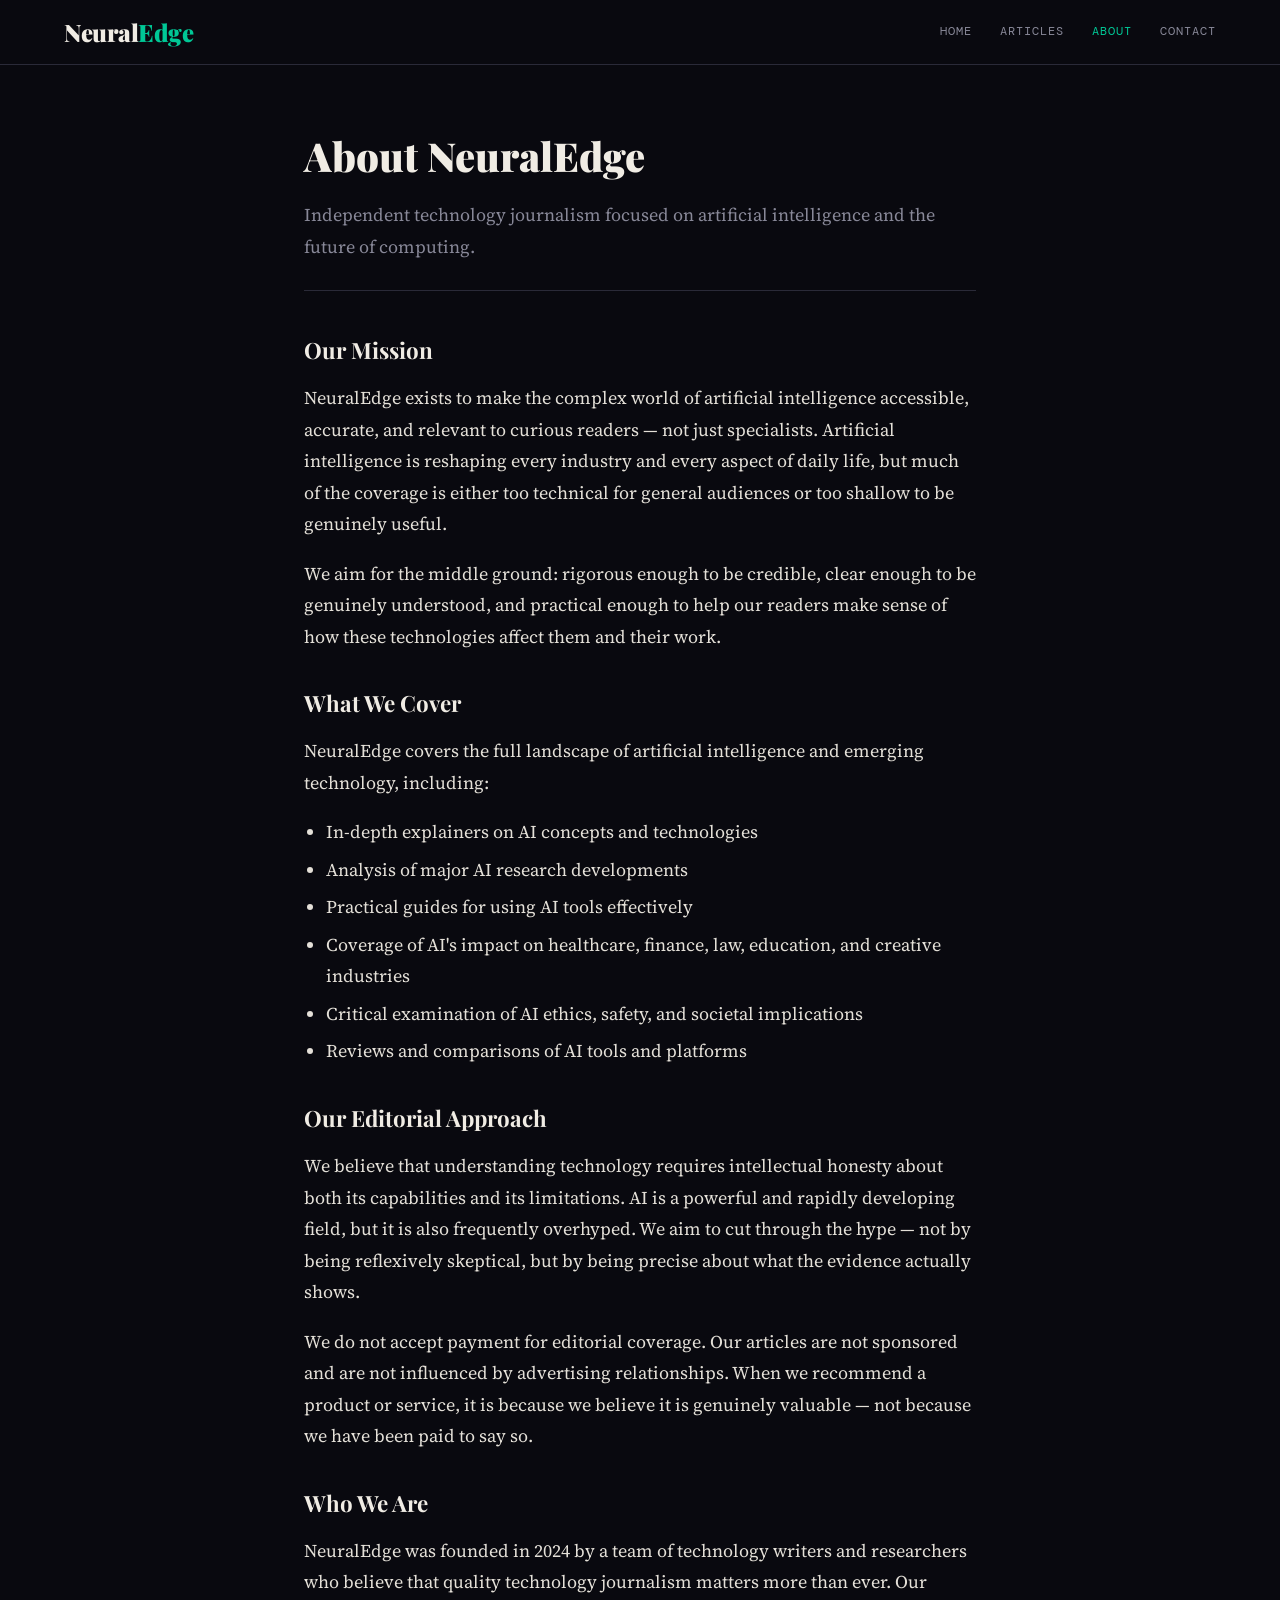
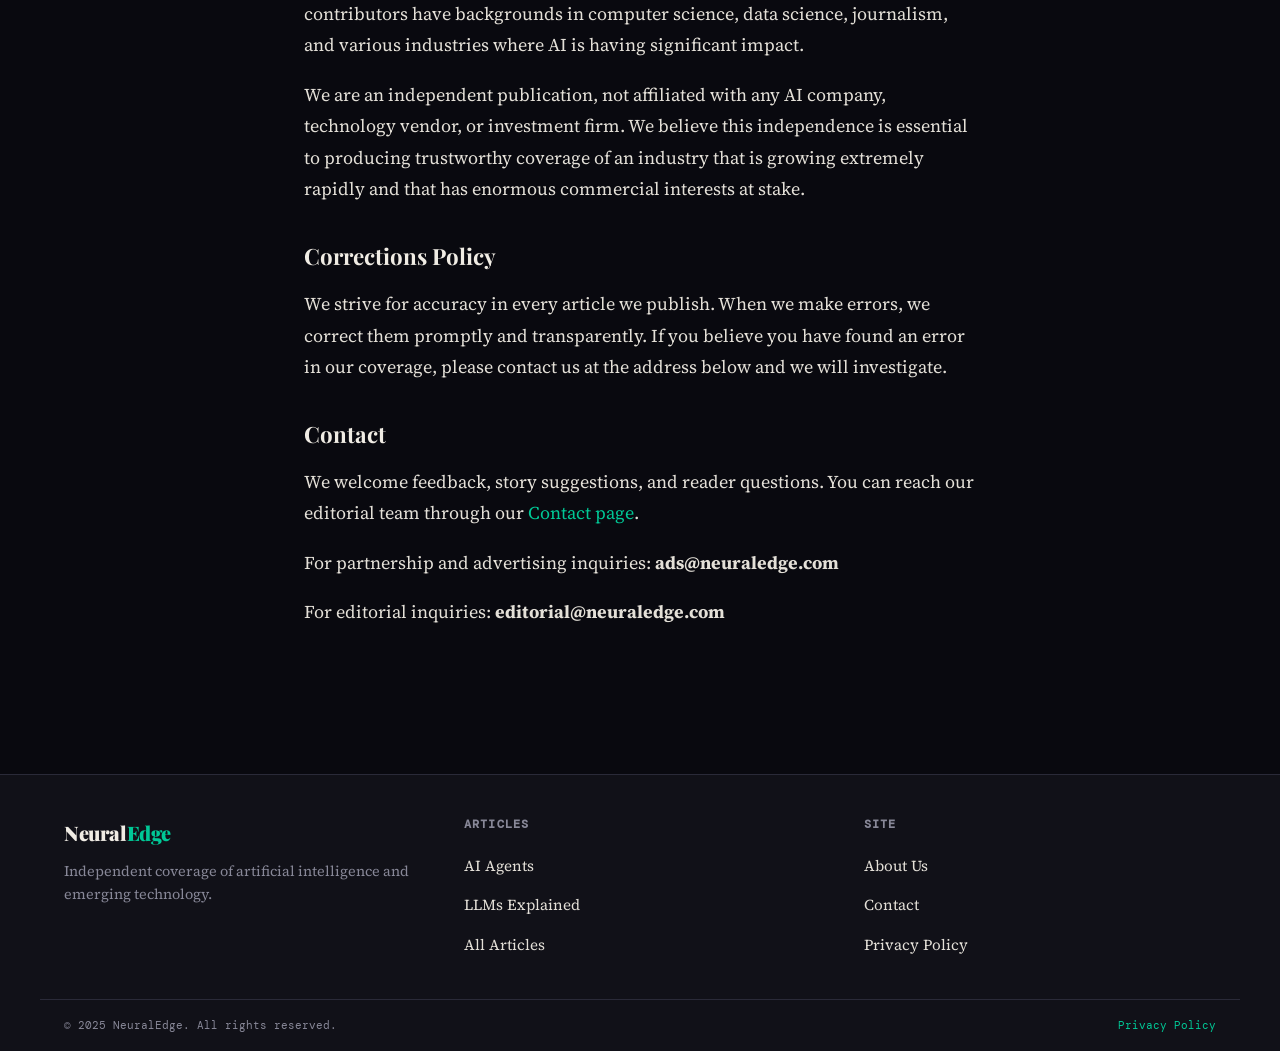
<file: about.html>
<!DOCTYPE html>
<html lang="en">
<head>
  <meta charset="UTF-8" />
  <meta name="viewport" content="width=device-width, initial-scale=1.0" />
  <title>About Us — NeuralEdge</title>
  <meta name="description" content="NeuralEdge is an independent technology publication focused on artificial intelligence, machine learning, and the future of computing. Learn about our mission and editorial approach." />
  <link rel="stylesheet" href="style.css" />
</head>
<body>
<header>
  <div class="header-inner">
    <a class="logo" href="index.html">Neural<span>Edge</span></a>
    <nav>
      <a href="index.html">Home</a>
      <a href="articles.html">Articles</a>
      <a href="about.html" class="active">About</a>
      <a href="contact.html">Contact</a>
    </nav>
  </div>
</header>
<main>
  <div class="page-content">
    <h1>About NeuralEdge</h1>
    <p class="subtitle">Independent technology journalism focused on artificial intelligence and the future of computing.</p>

    <h2>Our Mission</h2>
    <p>NeuralEdge exists to make the complex world of artificial intelligence accessible, accurate, and relevant to curious readers — not just specialists. Artificial intelligence is reshaping every industry and every aspect of daily life, but much of the coverage is either too technical for general audiences or too shallow to be genuinely useful.</p>
    <p>We aim for the middle ground: rigorous enough to be credible, clear enough to be genuinely understood, and practical enough to help our readers make sense of how these technologies affect them and their work.</p>

    <h2>What We Cover</h2>
    <p>NeuralEdge covers the full landscape of artificial intelligence and emerging technology, including:</p>
    <ul>
      <li>In-depth explainers on AI concepts and technologies</li>
      <li>Analysis of major AI research developments</li>
      <li>Practical guides for using AI tools effectively</li>
      <li>Coverage of AI's impact on healthcare, finance, law, education, and creative industries</li>
      <li>Critical examination of AI ethics, safety, and societal implications</li>
      <li>Reviews and comparisons of AI tools and platforms</li>
    </ul>

    <h2>Our Editorial Approach</h2>
    <p>We believe that understanding technology requires intellectual honesty about both its capabilities and its limitations. AI is a powerful and rapidly developing field, but it is also frequently overhyped. We aim to cut through the hype — not by being reflexively skeptical, but by being precise about what the evidence actually shows.</p>
    <p>We do not accept payment for editorial coverage. Our articles are not sponsored and are not influenced by advertising relationships. When we recommend a product or service, it is because we believe it is genuinely valuable — not because we have been paid to say so.</p>

    <h2>Who We Are</h2>
    <p>NeuralEdge was founded in 2024 by a team of technology writers and researchers who believe that quality technology journalism matters more than ever. Our contributors have backgrounds in computer science, data science, journalism, and various industries where AI is having significant impact.</p>
    <p>We are an independent publication, not affiliated with any AI company, technology vendor, or investment firm. We believe this independence is essential to producing trustworthy coverage of an industry that is growing extremely rapidly and that has enormous commercial interests at stake.</p>

    <h2>Corrections Policy</h2>
    <p>We strive for accuracy in every article we publish. When we make errors, we correct them promptly and transparently. If you believe you have found an error in our coverage, please contact us at the address below and we will investigate.</p>

    <h2>Contact</h2>
    <p>We welcome feedback, story suggestions, and reader questions. You can reach our editorial team through our <a href="contact.html">Contact page</a>.</p>
    <p>For partnership and advertising inquiries: <strong>ads@neuraledge.com</strong></p>
    <p>For editorial inquiries: <strong>editorial@neuraledge.com</strong></p>
  </div>
</main>
<footer>
  <div class="footer-inner">
    <div class="footer-brand">
      <a class="logo" href="index.html">Neural<span>Edge</span></a>
      <p>Independent coverage of artificial intelligence and emerging technology.</p>
    </div>
    <div class="footer-col">
      <h4>Articles</h4>
      <ul>
        <li><a href="article-1.html">AI Agents</a></li>
        <li><a href="article-2.html">LLMs Explained</a></li>
        <li><a href="articles.html">All Articles</a></li>
      </ul>
    </div>
    <div class="footer-col">
      <h4>Site</h4>
      <ul>
        <li><a href="about.html">About Us</a></li>
        <li><a href="contact.html">Contact</a></li>
        <li><a href="privacy-policy.html">Privacy Policy</a></li>
      </ul>
    </div>
  </div>
  <div class="footer-bottom">
    <span>© 2025 NeuralEdge. All rights reserved.</span>
    <span><a href="privacy-policy.html">Privacy Policy</a></span>
  </div>
</footer>
</body>
</html>
</file>
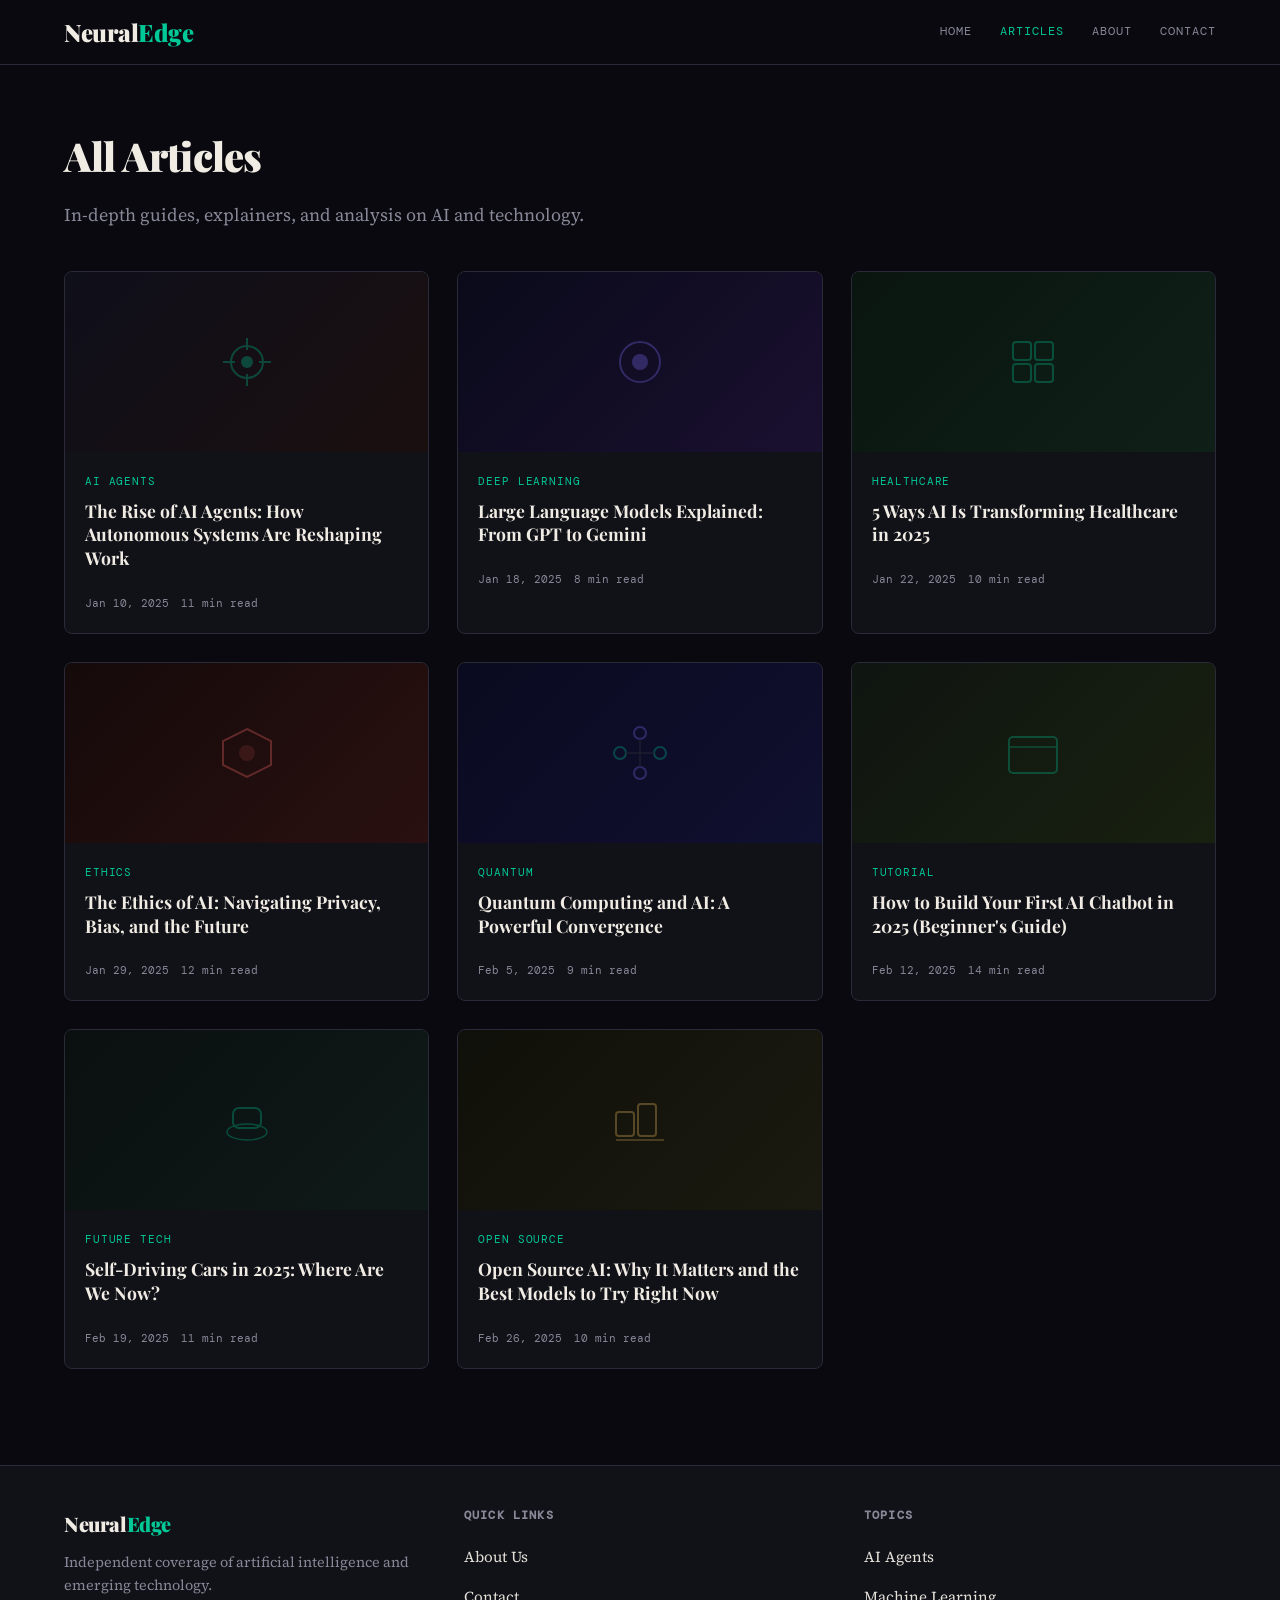
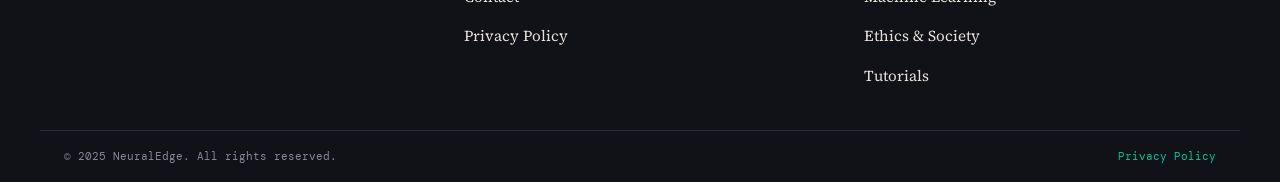
<file: articles.html>
<!DOCTYPE html>
<html lang="en">
<head>
  <meta charset="UTF-8" />
  <meta name="viewport" content="width=device-width, initial-scale=1.0" />
  <title>All Articles — NeuralEdge</title>
  <meta name="description" content="Browse all NeuralEdge articles on artificial intelligence, machine learning, and emerging technology." />
  <link rel="stylesheet" href="style.css" />
</head>
<body>

<header>
  <div class="header-inner">
    <a class="logo" href="index.html">Neural<span>Edge</span></a>
    <nav>
      <a href="index.html">Home</a>
      <a href="articles.html" class="active">Articles</a>
      <a href="about.html">About</a>
      <a href="contact.html">Contact</a>
    </nav>
  </div>
</header>

<main>
  <div class="section" style="padding-top: 56px;">
    <div style="margin-bottom:40px;">
      <h1 style="font-family:'Playfair Display',serif; font-weight:900; font-size:2.5rem; color:var(--headline); letter-spacing:-0.02em; margin-bottom:8px;">All Articles</h1>
      <p style="color:var(--muted);">In-depth guides, explainers, and analysis on AI and technology.</p>
    </div>
    <div class="card-grid">
      <div class="card">
        <div class="card-img" style="background:linear-gradient(135deg,#0f0f1a,#1a0f0f);">
          <svg viewBox="0 0 64 64" fill="none"><circle cx="32" cy="32" r="16" stroke="#00c896" stroke-width="2"/><circle cx="32" cy="32" r="6" fill="#00c896"/><line x1="32" y1="8" x2="32" y2="20" stroke="#00c896" stroke-width="2"/><line x1="32" y1="44" x2="32" y2="56" stroke="#00c896" stroke-width="2"/><line x1="8" y1="32" x2="20" y2="32" stroke="#00c896" stroke-width="2"/><line x1="44" y1="32" x2="56" y2="32" stroke="#00c896" stroke-width="2"/></svg>
        </div>
        <div class="card-body">
          <span class="card-tag">AI Agents</span>
          <a href="article-1.html"><h3 class="card-title">The Rise of AI Agents: How Autonomous Systems Are Reshaping Work</h3></a>
          <div class="card-meta"><span>Jan 10, 2025</span><span>11 min read</span></div>
        </div>
      </div>
      <div class="card">
        <div class="card-img" style="background:linear-gradient(135deg,#0a0a1a,#1a1030);">
          <svg viewBox="0 0 64 64" fill="none"><circle cx="32" cy="32" r="20" stroke="#7c6ff7" stroke-width="2"/><circle cx="32" cy="32" r="8" fill="#7c6ff7"/></svg>
        </div>
        <div class="card-body">
          <span class="card-tag">Deep Learning</span>
          <a href="article-2.html"><h3 class="card-title">Large Language Models Explained: From GPT to Gemini</h3></a>
          <div class="card-meta"><span>Jan 18, 2025</span><span>8 min read</span></div>
        </div>
      </div>
      <div class="card">
        <div class="card-img" style="background:linear-gradient(135deg,#0a1510,#0f2018);">
          <svg viewBox="0 0 64 64" fill="none"><rect x="12" y="12" width="18" height="18" rx="3" stroke="#00c896" stroke-width="2"/><rect x="34" y="12" width="18" height="18" rx="3" stroke="#00c896" stroke-width="2"/><rect x="12" y="34" width="18" height="18" rx="3" stroke="#00c896" stroke-width="2"/><rect x="34" y="34" width="18" height="18" rx="3" stroke="#00c896" stroke-width="2"/></svg>
        </div>
        <div class="card-body">
          <span class="card-tag">Healthcare</span>
          <a href="article-3.html"><h3 class="card-title">5 Ways AI Is Transforming Healthcare in 2025</h3></a>
          <div class="card-meta"><span>Jan 22, 2025</span><span>10 min read</span></div>
        </div>
      </div>
      <div class="card">
        <div class="card-img" style="background:linear-gradient(135deg,#150a0a,#2a1010);">
          <svg viewBox="0 0 64 64" fill="none"><path d="M32 8 L56 20 L56 44 L32 56 L8 44 L8 20 Z" stroke="#ff6b6b" stroke-width="2"/><circle cx="32" cy="32" r="8" fill="#ff6b6b" opacity="0.4"/></svg>
        </div>
        <div class="card-body">
          <span class="card-tag">Ethics</span>
          <a href="article-4.html"><h3 class="card-title">The Ethics of AI: Navigating Privacy, Bias, and the Future</h3></a>
          <div class="card-meta"><span>Jan 29, 2025</span><span>12 min read</span></div>
        </div>
      </div>
      <div class="card">
        <div class="card-img" style="background:linear-gradient(135deg,#0a0a20,#101030);">
          <svg viewBox="0 0 64 64" fill="none"><circle cx="12" cy="32" r="6" stroke="#00c896" stroke-width="2"/><circle cx="52" cy="32" r="6" stroke="#00c896" stroke-width="2"/><circle cx="32" cy="12" r="6" stroke="#7c6ff7" stroke-width="2"/><circle cx="32" cy="52" r="6" stroke="#7c6ff7" stroke-width="2"/><line x1="18" y1="32" x2="46" y2="32" stroke="#444" stroke-width="1.5"/><line x1="32" y1="18" x2="32" y2="46" stroke="#444" stroke-width="1.5"/></svg>
        </div>
        <div class="card-body">
          <span class="card-tag">Quantum</span>
          <a href="article-5.html"><h3 class="card-title">Quantum Computing and AI: A Powerful Convergence</h3></a>
          <div class="card-meta"><span>Feb 5, 2025</span><span>9 min read</span></div>
        </div>
      </div>
      <div class="card">
        <div class="card-img" style="background:linear-gradient(135deg,#0f1510,#182010);">
          <svg viewBox="0 0 64 64" fill="none"><rect x="8" y="16" width="48" height="36" rx="4" stroke="#00c896" stroke-width="2"/><line x1="8" y1="26" x2="56" y2="26" stroke="#00c896" stroke-width="1.5"/></svg>
        </div>
        <div class="card-body">
          <span class="card-tag">Tutorial</span>
          <a href="article-6.html"><h3 class="card-title">How to Build Your First AI Chatbot in 2025 (Beginner's Guide)</h3></a>
          <div class="card-meta"><span>Feb 12, 2025</span><span>14 min read</span></div>
        </div>
      </div>
      <div class="card">
        <div class="card-img" style="background:linear-gradient(135deg,#0a100f,#0f1a18);">
          <svg viewBox="0 0 64 64" fill="none"><ellipse cx="32" cy="44" rx="20" ry="8" stroke="#00c896" stroke-width="1.5"/><rect x="18" y="20" width="28" height="20" rx="6" stroke="#00c896" stroke-width="2"/></svg>
        </div>
        <div class="card-body">
          <span class="card-tag">Future Tech</span>
          <a href="article-7.html"><h3 class="card-title">Self-Driving Cars in 2025: Where Are We Now?</h3></a>
          <div class="card-meta"><span>Feb 19, 2025</span><span>11 min read</span></div>
        </div>
      </div>
      <div class="card">
        <div class="card-img" style="background:linear-gradient(135deg,#10100a,#1a1a10);">
          <svg viewBox="0 0 64 64" fill="none"><rect x="8" y="24" width="18" height="24" rx="3" stroke="#f0c060" stroke-width="2"/><rect x="30" y="16" width="18" height="32" rx="3" stroke="#f0c060" stroke-width="2"/><line x1="8" y1="52" x2="56" y2="52" stroke="#f0c060" stroke-width="1.5"/></svg>
        </div>
        <div class="card-body">
          <span class="card-tag">Open Source</span>
          <a href="article-8.html"><h3 class="card-title">Open Source AI: Why It Matters and the Best Models to Try Right Now</h3></a>
          <div class="card-meta"><span>Feb 26, 2025</span><span>10 min read</span></div>
        </div>
      </div>
    </div>
  </div>
</main>

<footer>
  <div class="footer-inner">
    <div class="footer-brand">
      <a class="logo" href="index.html">Neural<span>Edge</span></a>
      <p>Independent coverage of artificial intelligence and emerging technology.</p>
    </div>
    <div class="footer-col">
      <h4>Quick Links</h4>
      <ul>
        <li><a href="about.html">About Us</a></li>
        <li><a href="contact.html">Contact</a></li>
        <li><a href="privacy-policy.html">Privacy Policy</a></li>
      </ul>
    </div>
    <div class="footer-col">
      <h4>Topics</h4>
      <ul>
        <li><a href="articles.html">AI Agents</a></li>
        <li><a href="articles.html">Machine Learning</a></li>
        <li><a href="articles.html">Ethics &amp; Society</a></li>
        <li><a href="articles.html">Tutorials</a></li>
      </ul>
    </div>
  </div>
  <div class="footer-bottom">
    <span>© 2025 NeuralEdge. All rights reserved.</span>
    <span><a href="privacy-policy.html">Privacy Policy</a></span>
  </div>
</footer>

</body>
</html>
</file>
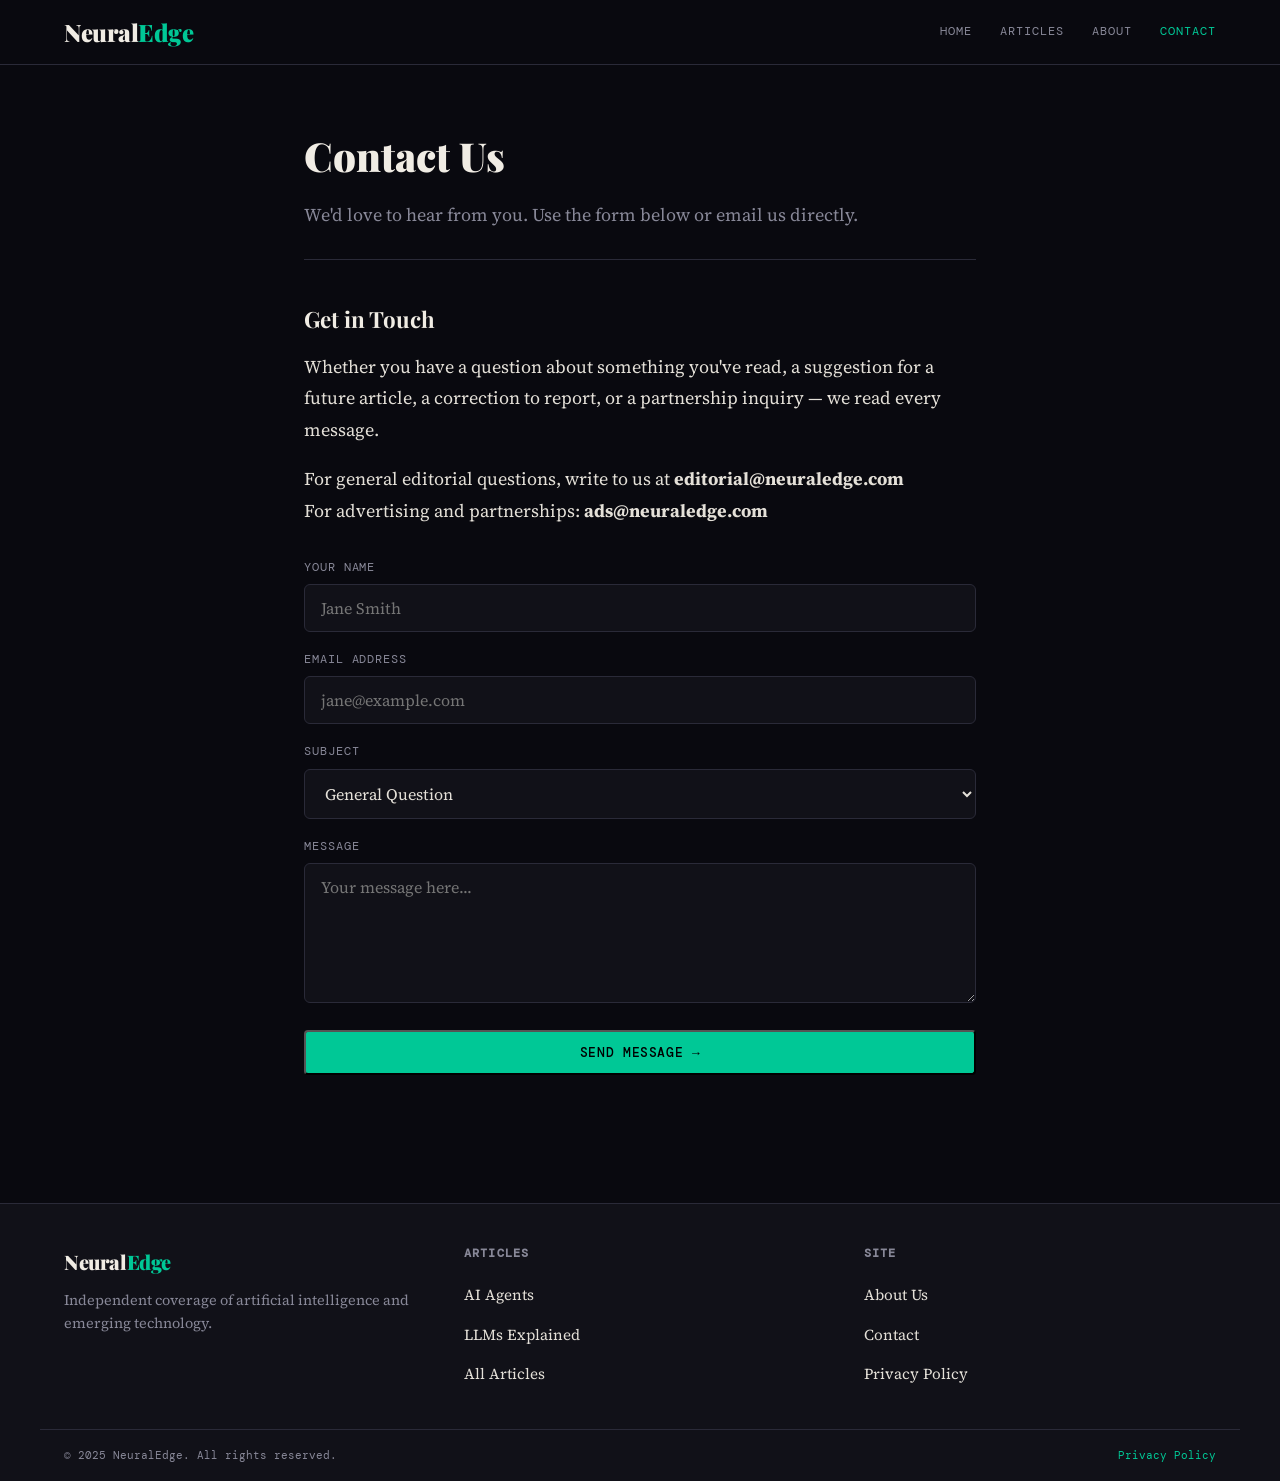
<file: contact.html>
<!DOCTYPE html>
<html lang="en">
<head>
  <meta charset="UTF-8" />
  <meta name="viewport" content="width=device-width, initial-scale=1.0" />
  <title>Contact — NeuralEdge</title>
  <meta name="description" content="Get in touch with the NeuralEdge editorial team. We welcome reader questions, story suggestions, and feedback." />
  <link rel="stylesheet" href="style.css" />
</head>
<body>
<header>
  <div class="header-inner">
    <a class="logo" href="index.html">Neural<span>Edge</span></a>
    <nav>
      <a href="index.html">Home</a>
      <a href="articles.html">Articles</a>
      <a href="about.html">About</a>
      <a href="contact.html" class="active">Contact</a>
    </nav>
  </div>
</header>
<main>
  <div class="page-content">
    <h1>Contact Us</h1>
    <p class="subtitle">We'd love to hear from you. Use the form below or email us directly.</p>

    <h2>Get in Touch</h2>
    <p>Whether you have a question about something you've read, a suggestion for a future article, a correction to report, or a partnership inquiry — we read every message.</p>

    <p>For general editorial questions, write to us at <strong>editorial@neuraledge.com</strong><br/>
    For advertising and partnerships: <strong>ads@neuraledge.com</strong></p>

    <form class="contact-form" onsubmit="handleSubmit(event)">
      <div class="form-group">
        <label for="name">Your Name</label>
        <input type="text" id="name" name="name" placeholder="Jane Smith" required />
      </div>
      <div class="form-group">
        <label for="email">Email Address</label>
        <input type="email" id="email" name="email" placeholder="jane@example.com" required />
      </div>
      <div class="form-group">
        <label for="subject">Subject</label>
        <select id="subject" name="subject">
          <option value="general">General Question</option>
          <option value="story">Story Suggestion</option>
          <option value="correction">Correction</option>
          <option value="partnership">Partnership / Advertising</option>
          <option value="other">Other</option>
        </select>
      </div>
      <div class="form-group">
        <label for="message">Message</label>
        <textarea id="message" name="message" placeholder="Your message here..." required></textarea>
      </div>
      <button type="submit" class="btn">Send Message →</button>
      <p id="form-success" style="display:none; color:var(--accent); font-family:'DM Mono',monospace; font-size:0.85rem; margin-top:12px;">✓ Message sent! We'll get back to you soon.</p>
    </form>
  </div>
</main>
<footer>
  <div class="footer-inner">
    <div class="footer-brand">
      <a class="logo" href="index.html">Neural<span>Edge</span></a>
      <p>Independent coverage of artificial intelligence and emerging technology.</p>
    </div>
    <div class="footer-col">
      <h4>Articles</h4>
      <ul>
        <li><a href="article-1.html">AI Agents</a></li>
        <li><a href="article-2.html">LLMs Explained</a></li>
        <li><a href="articles.html">All Articles</a></li>
      </ul>
    </div>
    <div class="footer-col">
      <h4>Site</h4>
      <ul>
        <li><a href="about.html">About Us</a></li>
        <li><a href="contact.html">Contact</a></li>
        <li><a href="privacy-policy.html">Privacy Policy</a></li>
      </ul>
    </div>
  </div>
  <div class="footer-bottom">
    <span>© 2025 NeuralEdge. All rights reserved.</span>
    <span><a href="privacy-policy.html">Privacy Policy</a></span>
  </div>
</footer>
<script>
function handleSubmit(e) {
  e.preventDefault();
  document.getElementById('form-success').style.display = 'block';
  e.target.reset();
}
</script>
</body>
</html>
</file>
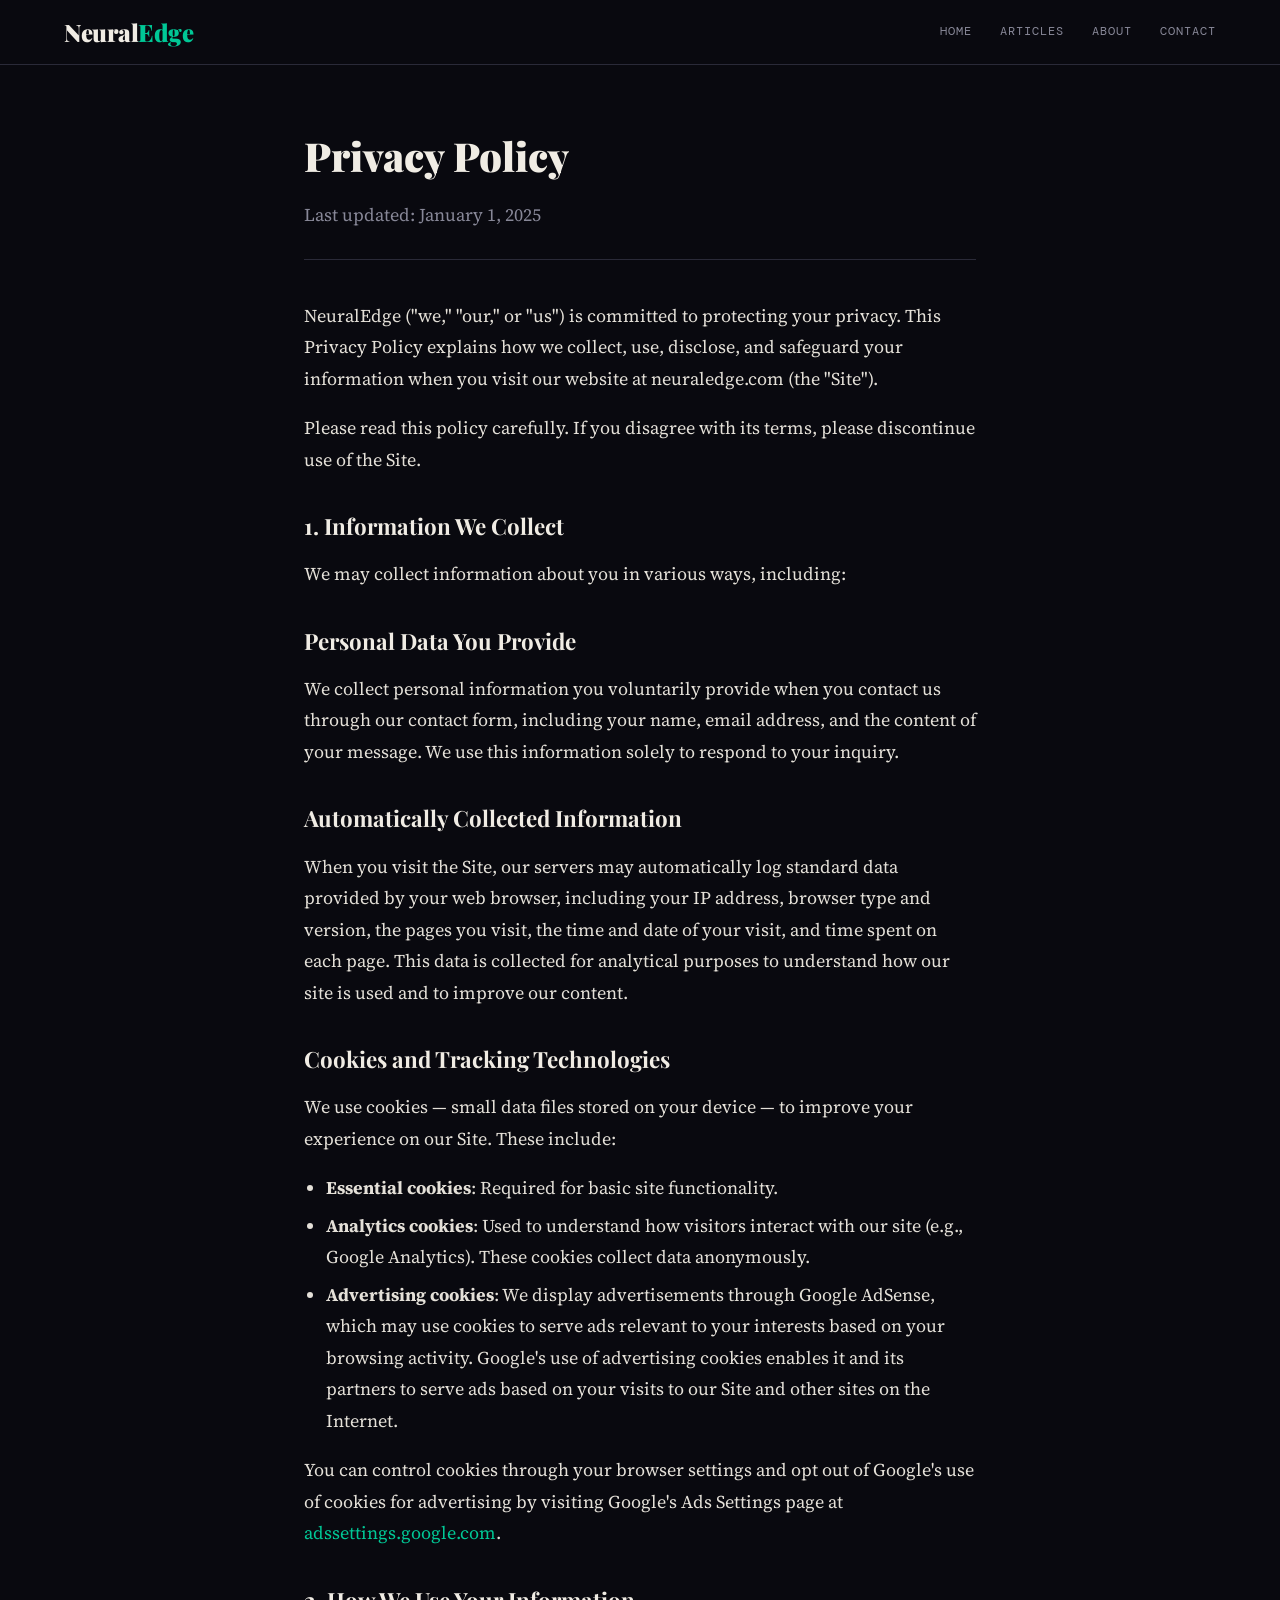
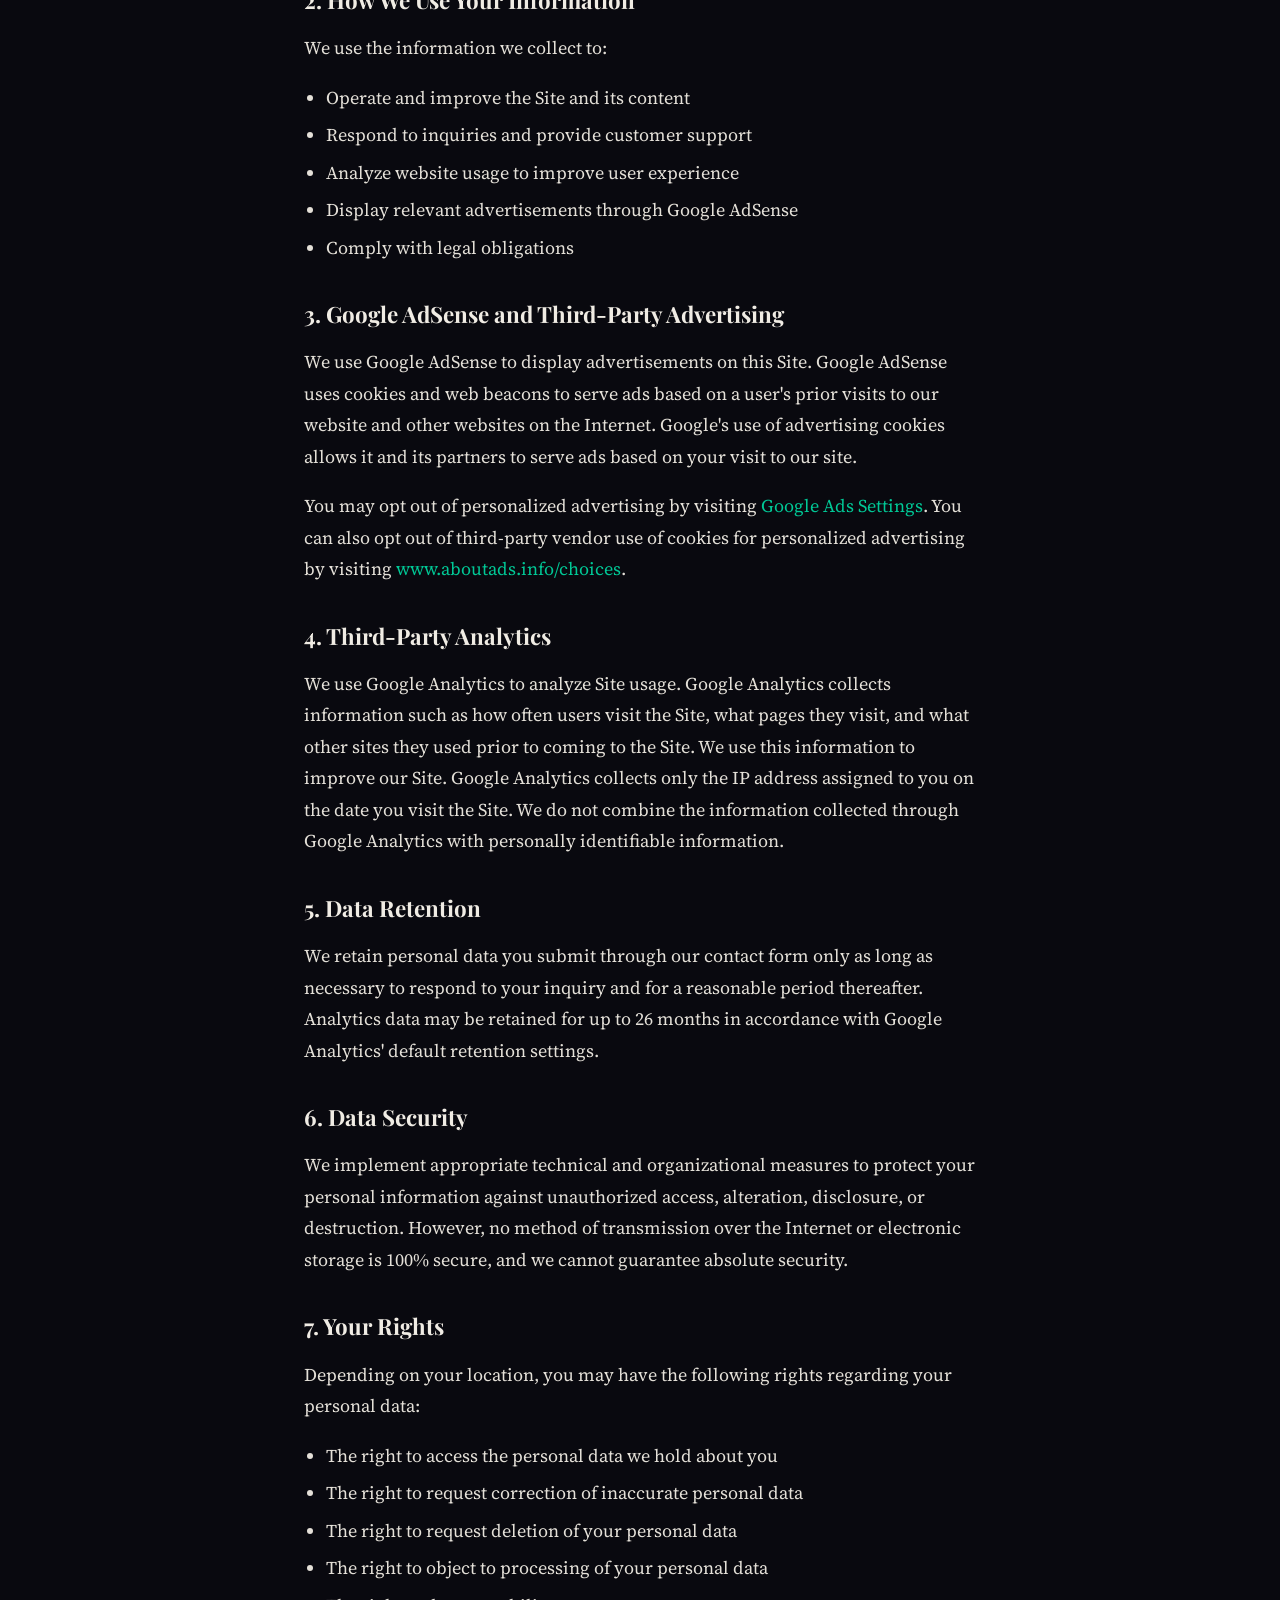
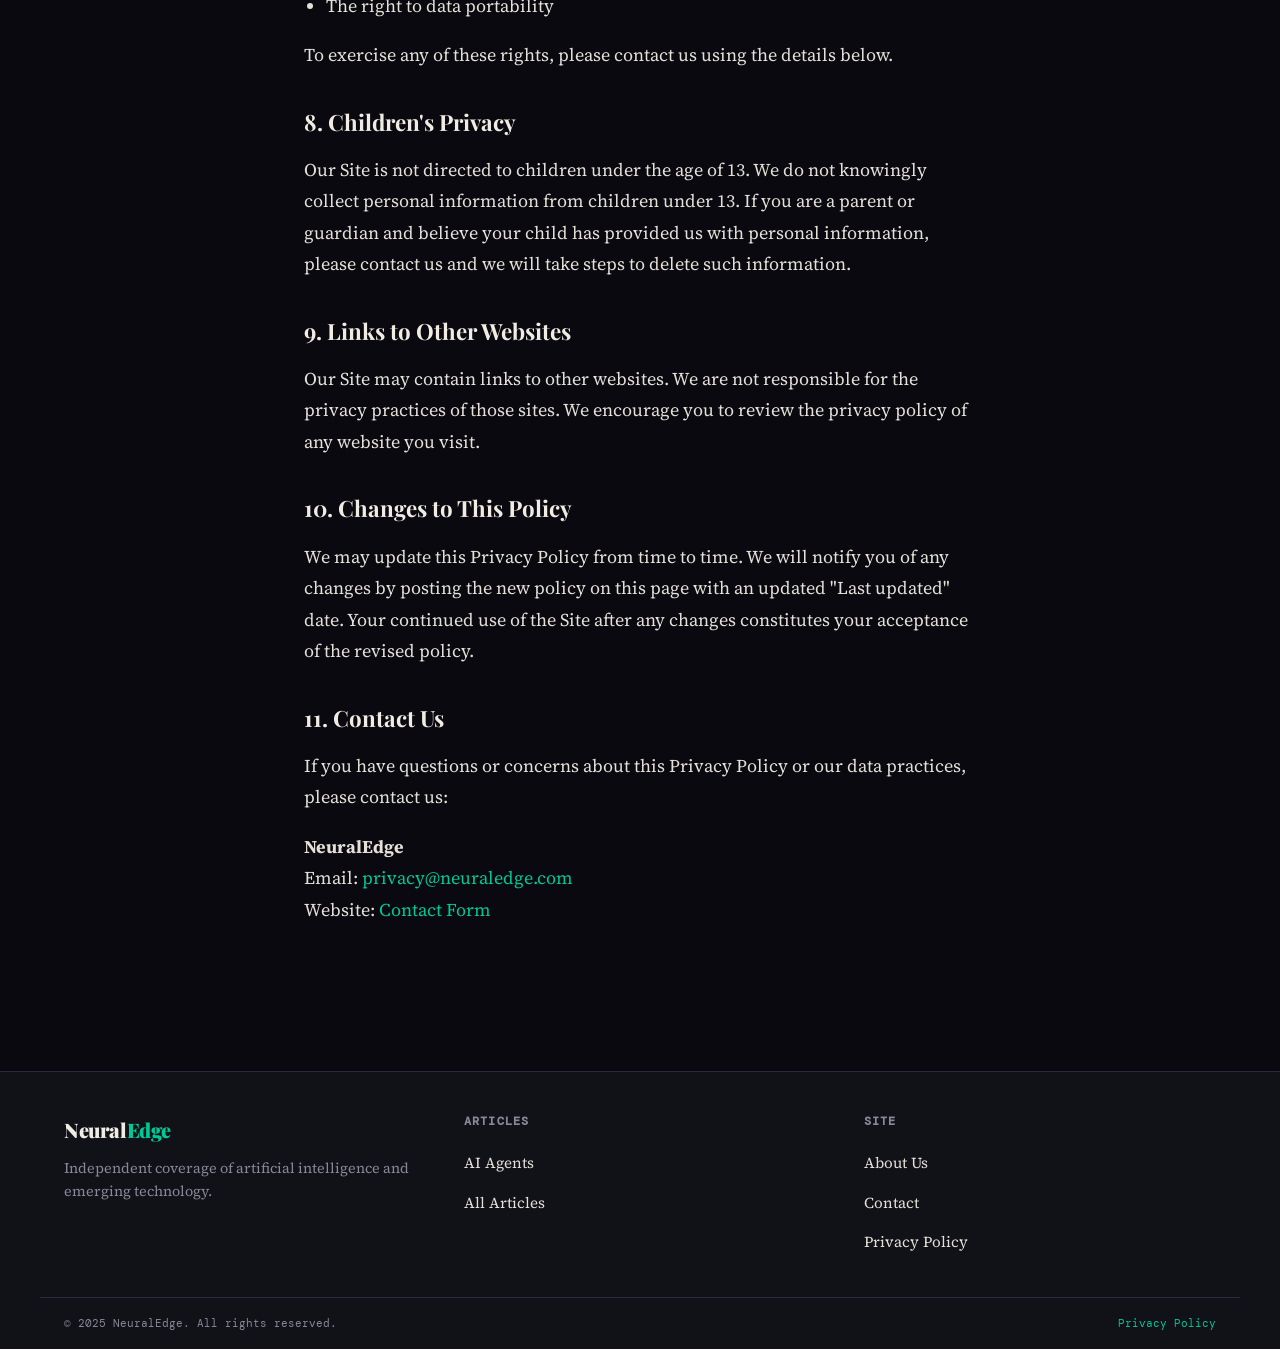
<file: privacy-policy.html>
<!DOCTYPE html>
<html lang="en">
<head>
  <meta charset="UTF-8" />
  <meta name="viewport" content="width=device-width, initial-scale=1.0" />
  <title>Privacy Policy — NeuralEdge</title>
  <meta name="description" content="NeuralEdge Privacy Policy. Learn how we collect, use, and protect your personal information." />
  <link rel="stylesheet" href="style.css" />
</head>
<body>
<header>
  <div class="header-inner">
    <a class="logo" href="index.html">Neural<span>Edge</span></a>
    <nav>
      <a href="index.html">Home</a>
      <a href="articles.html">Articles</a>
      <a href="about.html">About</a>
      <a href="contact.html">Contact</a>
    </nav>
  </div>
</header>
<main>
  <div class="page-content">
    <h1>Privacy Policy</h1>
    <p class="subtitle">Last updated: January 1, 2025</p>

    <p>NeuralEdge ("we," "our," or "us") is committed to protecting your privacy. This Privacy Policy explains how we collect, use, disclose, and safeguard your information when you visit our website at neuraledge.com (the "Site").</p>
    <p>Please read this policy carefully. If you disagree with its terms, please discontinue use of the Site.</p>

    <h2>1. Information We Collect</h2>
    <p>We may collect information about you in various ways, including:</p>

    <h2>Personal Data You Provide</h2>
    <p>We collect personal information you voluntarily provide when you contact us through our contact form, including your name, email address, and the content of your message. We use this information solely to respond to your inquiry.</p>

    <h2>Automatically Collected Information</h2>
    <p>When you visit the Site, our servers may automatically log standard data provided by your web browser, including your IP address, browser type and version, the pages you visit, the time and date of your visit, and time spent on each page. This data is collected for analytical purposes to understand how our site is used and to improve our content.</p>

    <h2>Cookies and Tracking Technologies</h2>
    <p>We use cookies — small data files stored on your device — to improve your experience on our Site. These include:</p>
    <ul>
      <li><strong>Essential cookies</strong>: Required for basic site functionality.</li>
      <li><strong>Analytics cookies</strong>: Used to understand how visitors interact with our site (e.g., Google Analytics). These cookies collect data anonymously.</li>
      <li><strong>Advertising cookies</strong>: We display advertisements through Google AdSense, which may use cookies to serve ads relevant to your interests based on your browsing activity. Google's use of advertising cookies enables it and its partners to serve ads based on your visits to our Site and other sites on the Internet.</li>
    </ul>
    <p>You can control cookies through your browser settings and opt out of Google's use of cookies for advertising by visiting Google's Ads Settings page at <a href="https://adssettings.google.com" target="_blank" rel="noopener">adssettings.google.com</a>.</p>

    <h2>2. How We Use Your Information</h2>
    <p>We use the information we collect to:</p>
    <ul>
      <li>Operate and improve the Site and its content</li>
      <li>Respond to inquiries and provide customer support</li>
      <li>Analyze website usage to improve user experience</li>
      <li>Display relevant advertisements through Google AdSense</li>
      <li>Comply with legal obligations</li>
    </ul>

    <h2>3. Google AdSense and Third-Party Advertising</h2>
    <p>We use Google AdSense to display advertisements on this Site. Google AdSense uses cookies and web beacons to serve ads based on a user's prior visits to our website and other websites on the Internet. Google's use of advertising cookies allows it and its partners to serve ads based on your visit to our site.</p>
    <p>You may opt out of personalized advertising by visiting <a href="https://www.google.com/settings/ads" target="_blank" rel="noopener">Google Ads Settings</a>. You can also opt out of third-party vendor use of cookies for personalized advertising by visiting <a href="http://www.aboutads.info/choices/" target="_blank" rel="noopener">www.aboutads.info/choices</a>.</p>

    <h2>4. Third-Party Analytics</h2>
    <p>We use Google Analytics to analyze Site usage. Google Analytics collects information such as how often users visit the Site, what pages they visit, and what other sites they used prior to coming to the Site. We use this information to improve our Site. Google Analytics collects only the IP address assigned to you on the date you visit the Site. We do not combine the information collected through Google Analytics with personally identifiable information.</p>

    <h2>5. Data Retention</h2>
    <p>We retain personal data you submit through our contact form only as long as necessary to respond to your inquiry and for a reasonable period thereafter. Analytics data may be retained for up to 26 months in accordance with Google Analytics' default retention settings.</p>

    <h2>6. Data Security</h2>
    <p>We implement appropriate technical and organizational measures to protect your personal information against unauthorized access, alteration, disclosure, or destruction. However, no method of transmission over the Internet or electronic storage is 100% secure, and we cannot guarantee absolute security.</p>

    <h2>7. Your Rights</h2>
    <p>Depending on your location, you may have the following rights regarding your personal data:</p>
    <ul>
      <li>The right to access the personal data we hold about you</li>
      <li>The right to request correction of inaccurate personal data</li>
      <li>The right to request deletion of your personal data</li>
      <li>The right to object to processing of your personal data</li>
      <li>The right to data portability</li>
    </ul>
    <p>To exercise any of these rights, please contact us using the details below.</p>

    <h2>8. Children's Privacy</h2>
    <p>Our Site is not directed to children under the age of 13. We do not knowingly collect personal information from children under 13. If you are a parent or guardian and believe your child has provided us with personal information, please contact us and we will take steps to delete such information.</p>

    <h2>9. Links to Other Websites</h2>
    <p>Our Site may contain links to other websites. We are not responsible for the privacy practices of those sites. We encourage you to review the privacy policy of any website you visit.</p>

    <h2>10. Changes to This Policy</h2>
    <p>We may update this Privacy Policy from time to time. We will notify you of any changes by posting the new policy on this page with an updated "Last updated" date. Your continued use of the Site after any changes constitutes your acceptance of the revised policy.</p>

    <h2>11. Contact Us</h2>
    <p>If you have questions or concerns about this Privacy Policy or our data practices, please contact us:</p>
    <p>
      <strong>NeuralEdge</strong><br/>
      Email: <a href="mailto:privacy@neuraledge.com">privacy@neuraledge.com</a><br/>
      Website: <a href="contact.html">Contact Form</a>
    </p>
  </div>
</main>
<footer>
  <div class="footer-inner">
    <div class="footer-brand">
      <a class="logo" href="index.html">Neural<span>Edge</span></a>
      <p>Independent coverage of artificial intelligence and emerging technology.</p>
    </div>
    <div class="footer-col">
      <h4>Articles</h4>
      <ul>
        <li><a href="article-1.html">AI Agents</a></li>
        <li><a href="articles.html">All Articles</a></li>
      </ul>
    </div>
    <div class="footer-col">
      <h4>Site</h4>
      <ul>
        <li><a href="about.html">About Us</a></li>
        <li><a href="contact.html">Contact</a></li>
        <li><a href="privacy-policy.html">Privacy Policy</a></li>
      </ul>
    </div>
  </div>
  <div class="footer-bottom">
    <span>© 2025 NeuralEdge. All rights reserved.</span>
    <span><a href="privacy-policy.html">Privacy Policy</a></span>
  </div>
</footer>
</body>
</html>
</file>
<file: style.css>
@import url('https://fonts.googleapis.com/css2?family=Playfair+Display:wght@400;600;700;900&family=Source+Serif+4:ital,wght@0,300;0,400;0,600;1,400&family=DM+Mono:wght@400;500&display=swap');

*, *::before, *::after { box-sizing: border-box; margin: 0; padding: 0; }

:root {
  --bg: #09090f;
  --bg2: #111118;
  --bg3: #1a1a24;
  --border: #2a2a38;
  --text: #e4e0d8;
  --muted: #888898;
  --accent: #00c896;
  --accent2: #7c6ff7;
  --headline: #f0ece4;
  --tag-bg: #1e1e2e;
}

html { scroll-behavior: smooth; }
body {
  background: var(--bg);
  color: var(--text);
  font-family: 'Source Serif 4', Georgia, serif;
  font-size: 18px;
  line-height: 1.75;
  min-height: 100vh;
}

a { color: var(--accent); text-decoration: none; transition: opacity 0.2s; }
a:hover { opacity: 0.75; }
img { max-width: 100%; display: block; }

/* ─── HEADER ─── */
header {
  border-bottom: 1px solid var(--border);
  background: var(--bg);
  position: sticky; top: 0; z-index: 100;
  backdrop-filter: blur(12px);
}
.header-inner {
  max-width: 1200px; margin: 0 auto;
  padding: 0 24px;
  display: flex; align-items: center; justify-content: space-between;
  height: 64px;
}
.logo {
  font-family: 'Playfair Display', serif;
  font-size: 1.5rem; font-weight: 900;
  color: var(--headline);
  letter-spacing: -0.02em;
}
.logo span { color: var(--accent); }
nav { display: flex; gap: 28px; align-items: center; }
nav a {
  font-family: 'DM Mono', monospace;
  font-size: 0.78rem; text-transform: uppercase;
  letter-spacing: 0.08em; color: var(--muted);
  transition: color 0.2s;
}
nav a:hover, nav a.active { color: var(--accent); opacity: 1; }

/* ─── HERO ─── */
.hero {
  max-width: 1200px; margin: 0 auto;
  padding: 72px 24px 48px;
  display: grid; grid-template-columns: 1fr 400px; gap: 64px; align-items: start;
}
.hero-badge {
  display: inline-flex; align-items: center; gap: 8px;
  background: var(--tag-bg); border: 1px solid var(--border);
  border-radius: 4px; padding: 4px 12px;
  font-family: 'DM Mono', monospace; font-size: 0.72rem;
  color: var(--accent); text-transform: uppercase; letter-spacing: 0.1em;
  margin-bottom: 20px;
}
.hero-badge::before { content: '●'; font-size: 0.6rem; }
.hero-title {
  font-family: 'Playfair Display', serif;
  font-size: clamp(2.4rem, 5vw, 4rem);
  font-weight: 900; line-height: 1.1;
  color: var(--headline); letter-spacing: -0.03em;
  margin-bottom: 20px;
}
.hero-title em { color: var(--accent); font-style: normal; }
.hero-desc { color: var(--muted); font-size: 1.05rem; margin-bottom: 28px; line-height: 1.7; }
.btn {
  display: inline-block;
  background: var(--accent); color: #000;
  padding: 12px 28px; border-radius: 4px;
  font-family: 'DM Mono', monospace; font-size: 0.8rem;
  font-weight: 500; letter-spacing: 0.05em; text-transform: uppercase;
  transition: transform 0.2s, box-shadow 0.2s;
}
.btn:hover { opacity: 1; transform: translateY(-2px); box-shadow: 0 8px 24px rgba(0,200,150,0.3); color: #000; }
.hero-aside { padding-top: 8px; }
.aside-title {
  font-family: 'DM Mono', monospace; font-size: 0.72rem;
  text-transform: uppercase; letter-spacing: 0.1em;
  color: var(--muted); margin-bottom: 16px;
  padding-bottom: 10px; border-bottom: 1px solid var(--border);
}
.aside-list { list-style: none; display: flex; flex-direction: column; gap: 0; }
.aside-list li { border-bottom: 1px solid var(--border); }
.aside-list a {
  display: block; padding: 14px 0;
  color: var(--text); transition: color 0.2s;
}
.aside-list a:hover { color: var(--accent); opacity: 1; }
.aside-list .alist-cat {
  font-family: 'DM Mono', monospace; font-size: 0.68rem;
  text-transform: uppercase; letter-spacing: 0.08em; color: var(--accent2);
  display: block; margin-bottom: 4px;
}
.aside-list .alist-title {
  font-family: 'Playfair Display', serif; font-weight: 600; font-size: 1rem;
  line-height: 1.35; color: var(--headline);
}

/* ─── SECTION ─── */
.section { max-width: 1200px; margin: 0 auto; padding: 48px 24px; }
.section-header {
  display: flex; align-items: center; justify-content: space-between;
  margin-bottom: 32px; padding-bottom: 14px; border-bottom: 1px solid var(--border);
}
.section-title {
  font-family: 'DM Mono', monospace; font-size: 0.78rem;
  text-transform: uppercase; letter-spacing: 0.1em; color: var(--muted);
}
.section-link {
  font-family: 'DM Mono', monospace; font-size: 0.72rem;
  text-transform: uppercase; letter-spacing: 0.08em;
}

/* ─── CARD GRID ─── */
.card-grid { display: grid; grid-template-columns: repeat(3, 1fr); gap: 28px; }
.card {
  background: var(--bg2); border: 1px solid var(--border);
  border-radius: 8px; overflow: hidden;
  transition: border-color 0.2s, transform 0.2s;
  display: flex; flex-direction: column;
}
.card:hover { border-color: var(--accent); transform: translateY(-3px); }
.card-img {
  height: 180px; background: var(--bg3);
  display: flex; align-items: center; justify-content: center;
  overflow: hidden;
}
.card-img svg { width: 64px; height: 64px; opacity: 0.3; }
.card-body { padding: 20px; flex: 1; display: flex; flex-direction: column; }
.card-tag {
  font-family: 'DM Mono', monospace; font-size: 0.68rem;
  text-transform: uppercase; letter-spacing: 0.08em;
  color: var(--accent); margin-bottom: 8px;
}
.card-title {
  font-family: 'Playfair Display', serif; font-weight: 700;
  font-size: 1.1rem; line-height: 1.35; color: var(--headline);
  margin-bottom: 10px; flex: 1;
}
.card-meta {
  font-family: 'DM Mono', monospace; font-size: 0.68rem;
  color: var(--muted); margin-top: 14px;
  display: flex; gap: 12px;
}

/* ─── ARTICLE PAGE ─── */
.article-hero {
  max-width: 800px; margin: 0 auto; padding: 56px 24px 40px;
}
.article-hero .cat-tag {
  font-family: 'DM Mono', monospace; font-size: 0.75rem;
  text-transform: uppercase; letter-spacing: 0.1em;
  color: var(--accent); margin-bottom: 16px; display: block;
}
.article-hero h1 {
  font-family: 'Playfair Display', serif;
  font-size: clamp(2rem, 4vw, 3rem); font-weight: 900;
  line-height: 1.1; color: var(--headline); letter-spacing: -0.02em;
  margin-bottom: 20px;
}
.article-hero .lead {
  font-size: 1.15rem; color: var(--muted); line-height: 1.7;
  margin-bottom: 24px; font-style: italic;
}
.article-meta {
  display: flex; gap: 20px; align-items: center;
  font-family: 'DM Mono', monospace; font-size: 0.72rem; color: var(--muted);
  padding: 16px 0; border-top: 1px solid var(--border); border-bottom: 1px solid var(--border);
}
.article-img-placeholder {
  max-width: 800px; margin: 32px auto 0;
  height: 380px; background: var(--bg3); border: 1px solid var(--border);
  border-radius: 8px; display: flex; align-items: center; justify-content: center;
  padding: 24px;
}
.article-img-placeholder .caption {
  font-family: 'DM Mono', monospace; font-size: 0.75rem;
  color: var(--muted); text-align: center;
}
.article-body {
  max-width: 720px; margin: 0 auto; padding: 40px 24px 80px;
}
.article-body h2 {
  font-family: 'Playfair Display', serif; font-weight: 700;
  font-size: 1.7rem; color: var(--headline); margin: 40px 0 16px;
  letter-spacing: -0.01em;
}
.article-body h3 {
  font-family: 'Playfair Display', serif; font-weight: 600;
  font-size: 1.25rem; color: var(--headline); margin: 28px 0 12px;
}
.article-body p { margin-bottom: 22px; color: var(--text); }
.article-body ul, .article-body ol { margin: 0 0 22px 24px; }
.article-body li { margin-bottom: 8px; }
.article-body blockquote {
  border-left: 3px solid var(--accent); margin: 32px 0;
  padding: 16px 24px; background: var(--bg2); border-radius: 0 6px 6px 0;
}
.article-body blockquote p { color: var(--headline); font-style: italic; margin: 0; font-size: 1.1rem; }
.callout {
  background: var(--bg3); border: 1px solid var(--border);
  border-left: 3px solid var(--accent2);
  border-radius: 6px; padding: 20px 24px; margin: 28px 0;
}
.callout-title {
  font-family: 'DM Mono', monospace; font-size: 0.72rem;
  text-transform: uppercase; letter-spacing: 0.08em;
  color: var(--accent2); margin-bottom: 8px;
}

/* ─── ARTICLE IMAGE ─── */
.article-img-full {
  max-width: 800px; margin: 32px auto 0; padding: 0 24px;
}
.article-img-full img {
  width: 100%; height: 380px; object-fit: cover;
  border-radius: 8px; border: 1px solid var(--border);
}
.article-img-full .caption {
  font-family: 'DM Mono', monospace; font-size: 0.72rem;
  color: var(--muted); margin-top: 10px; text-align: center;
  display: block;
}

/* ─── SIMPLE PAGE ─── */
.page-content {
  max-width: 720px; margin: 0 auto; padding: 56px 24px 80px;
}
.page-content h1 {
  font-family: 'Playfair Display', serif; font-weight: 900;
  font-size: 2.5rem; color: var(--headline); margin-bottom: 8px;
}
.page-content .subtitle {
  color: var(--muted); margin-bottom: 40px;
  padding-bottom: 28px; border-bottom: 1px solid var(--border);
}
.page-content h2 {
  font-family: 'Playfair Display', serif; font-weight: 700;
  font-size: 1.4rem; color: var(--headline); margin: 32px 0 12px;
}
.page-content p { margin-bottom: 18px; }
.page-content ul { margin: 0 0 18px 22px; }
.page-content li { margin-bottom: 6px; }

/* ─── CONTACT FORM ─── */
.contact-form { display: flex; flex-direction: column; gap: 18px; margin-top: 32px; }
.form-group label {
  display: block; font-family: 'DM Mono', monospace; font-size: 0.72rem;
  text-transform: uppercase; letter-spacing: 0.08em; color: var(--muted);
  margin-bottom: 6px;
}
.form-group input, .form-group textarea, .form-group select {
  width: 100%; background: var(--bg2); border: 1px solid var(--border);
  border-radius: 6px; padding: 12px 16px; color: var(--text);
  font-family: 'Source Serif 4', serif; font-size: 1rem;
  transition: border-color 0.2s; outline: none;
}
.form-group input:focus, .form-group textarea:focus {
  border-color: var(--accent);
}
.form-group textarea { resize: vertical; min-height: 140px; }

/* ─── FOOTER ─── */
footer {
  border-top: 1px solid var(--border); margin-top: 48px;
  background: var(--bg2);
}
.footer-inner {
  max-width: 1200px; margin: 0 auto; padding: 40px 24px;
  display: grid; grid-template-columns: 1fr 1fr 1fr; gap: 48px;
}
.footer-brand .logo { font-size: 1.25rem; margin-bottom: 10px; display: block; }
.footer-brand p { font-size: 0.9rem; color: var(--muted); line-height: 1.6; }
.footer-col h4 {
  font-family: 'DM Mono', monospace; font-size: 0.72rem;
  text-transform: uppercase; letter-spacing: 0.1em; color: var(--muted);
  margin-bottom: 14px;
}
.footer-col ul { list-style: none; display: flex; flex-direction: column; gap: 8px; }
.footer-col ul a { color: var(--text); font-size: 0.95rem; }
.footer-col ul a:hover { color: var(--accent); opacity: 1; }
.footer-bottom {
  max-width: 1200px; margin: 0 auto;
  padding: 16px 24px; border-top: 1px solid var(--border);
  display: flex; justify-content: space-between; align-items: center;
  font-family: 'DM Mono', monospace; font-size: 0.68rem; color: var(--muted);
}

/* ─── DIVIDER ─── */
.divider { border: none; border-top: 1px solid var(--border); margin: 0; }

/* ─── RESPONSIVE ─── */
@media (max-width: 900px) {
  .hero { grid-template-columns: 1fr; }
  .hero-aside { display: none; }
  .card-grid { grid-template-columns: 1fr 1fr; }
  .footer-inner { grid-template-columns: 1fr; gap: 32px; }
}
@media (max-width: 600px) {
  .card-grid { grid-template-columns: 1fr; }
  nav { gap: 16px; }
  nav a:not(:last-child) { display: none; }
  .header-inner { padding: 0 16px; }
}
</file>
